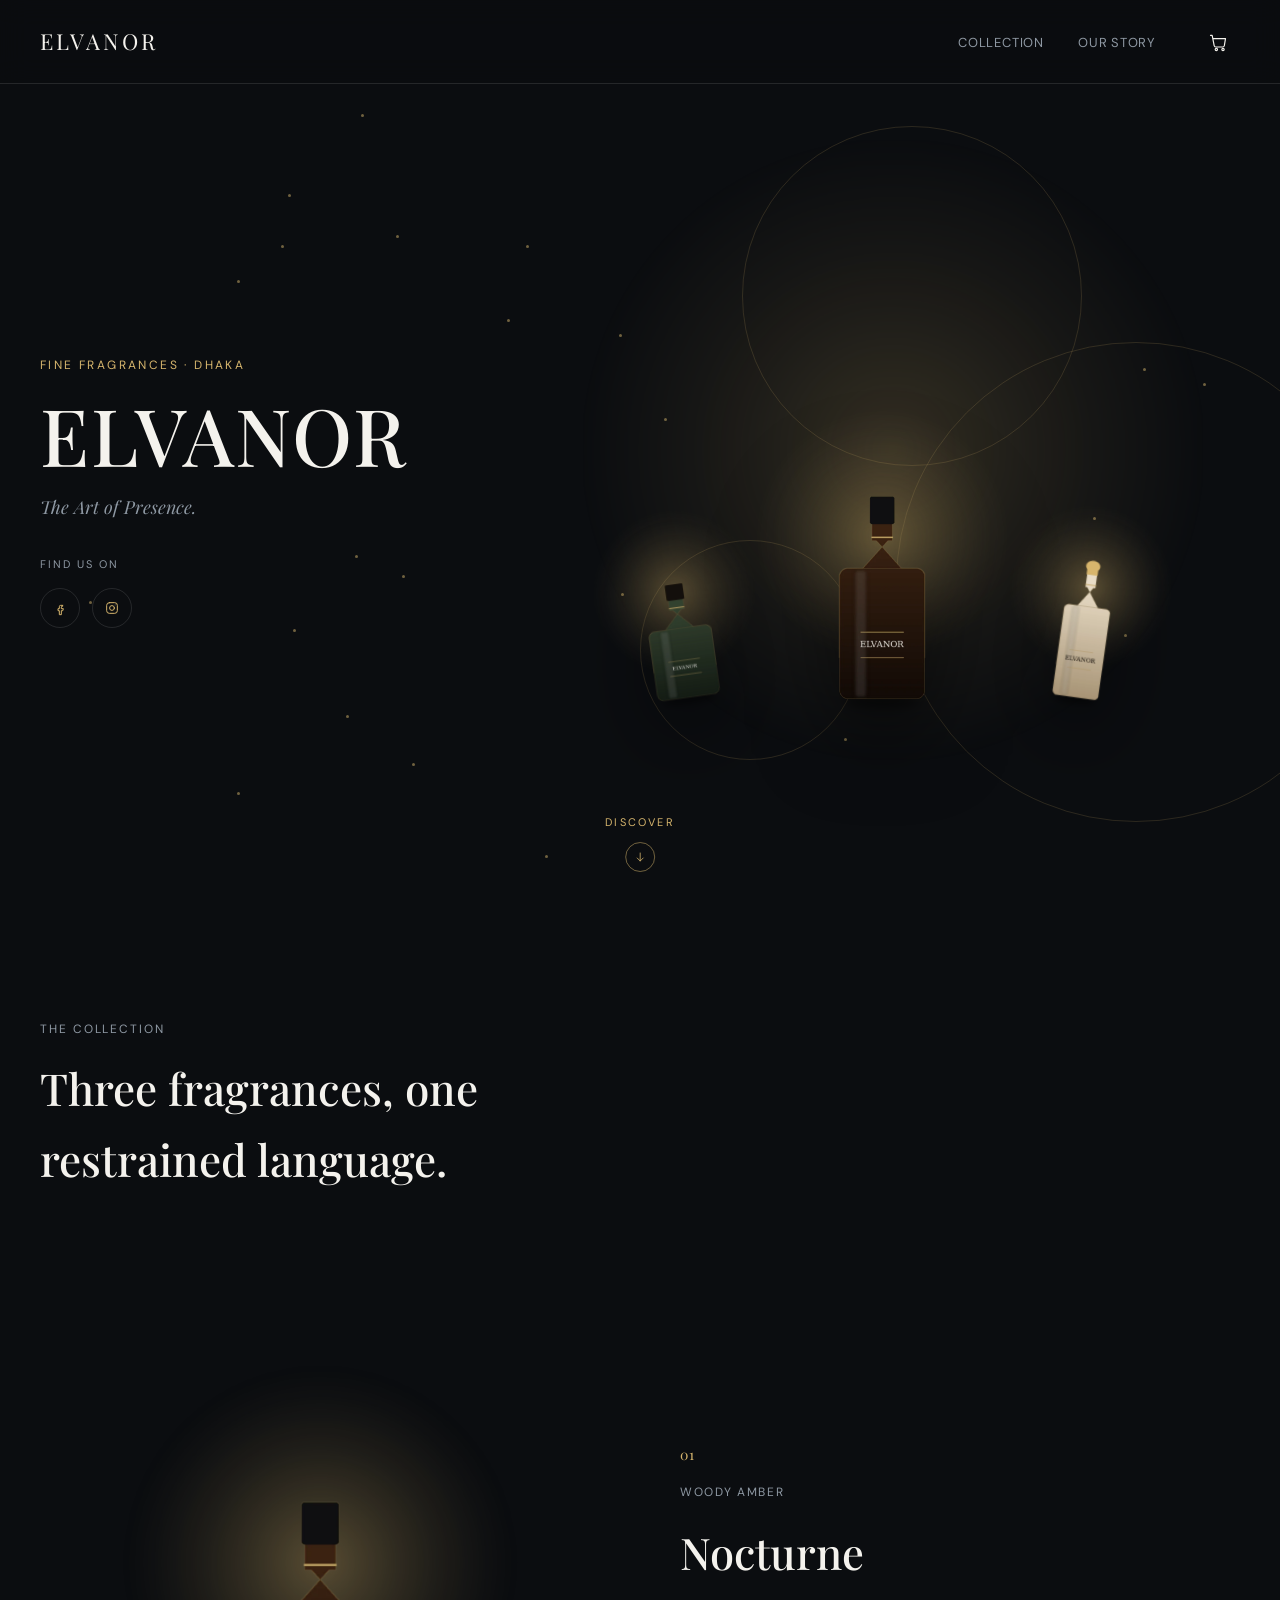
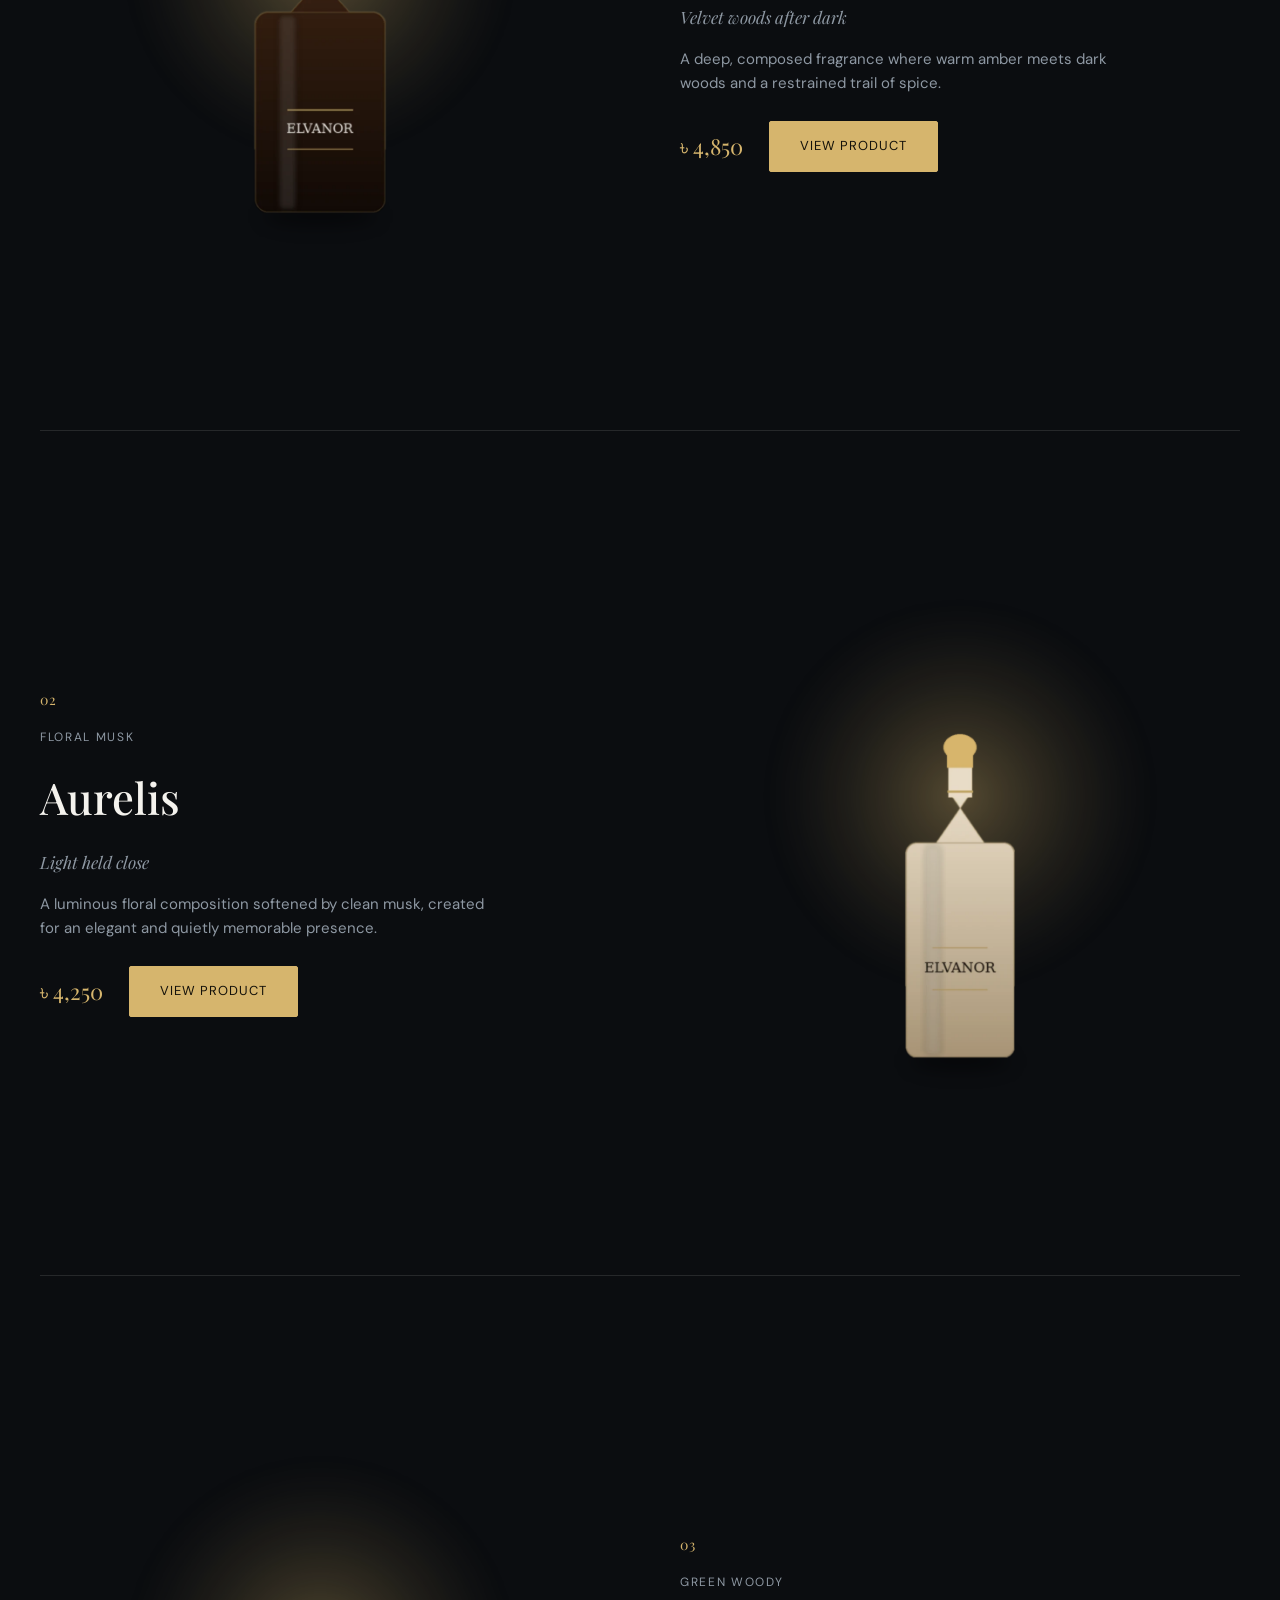
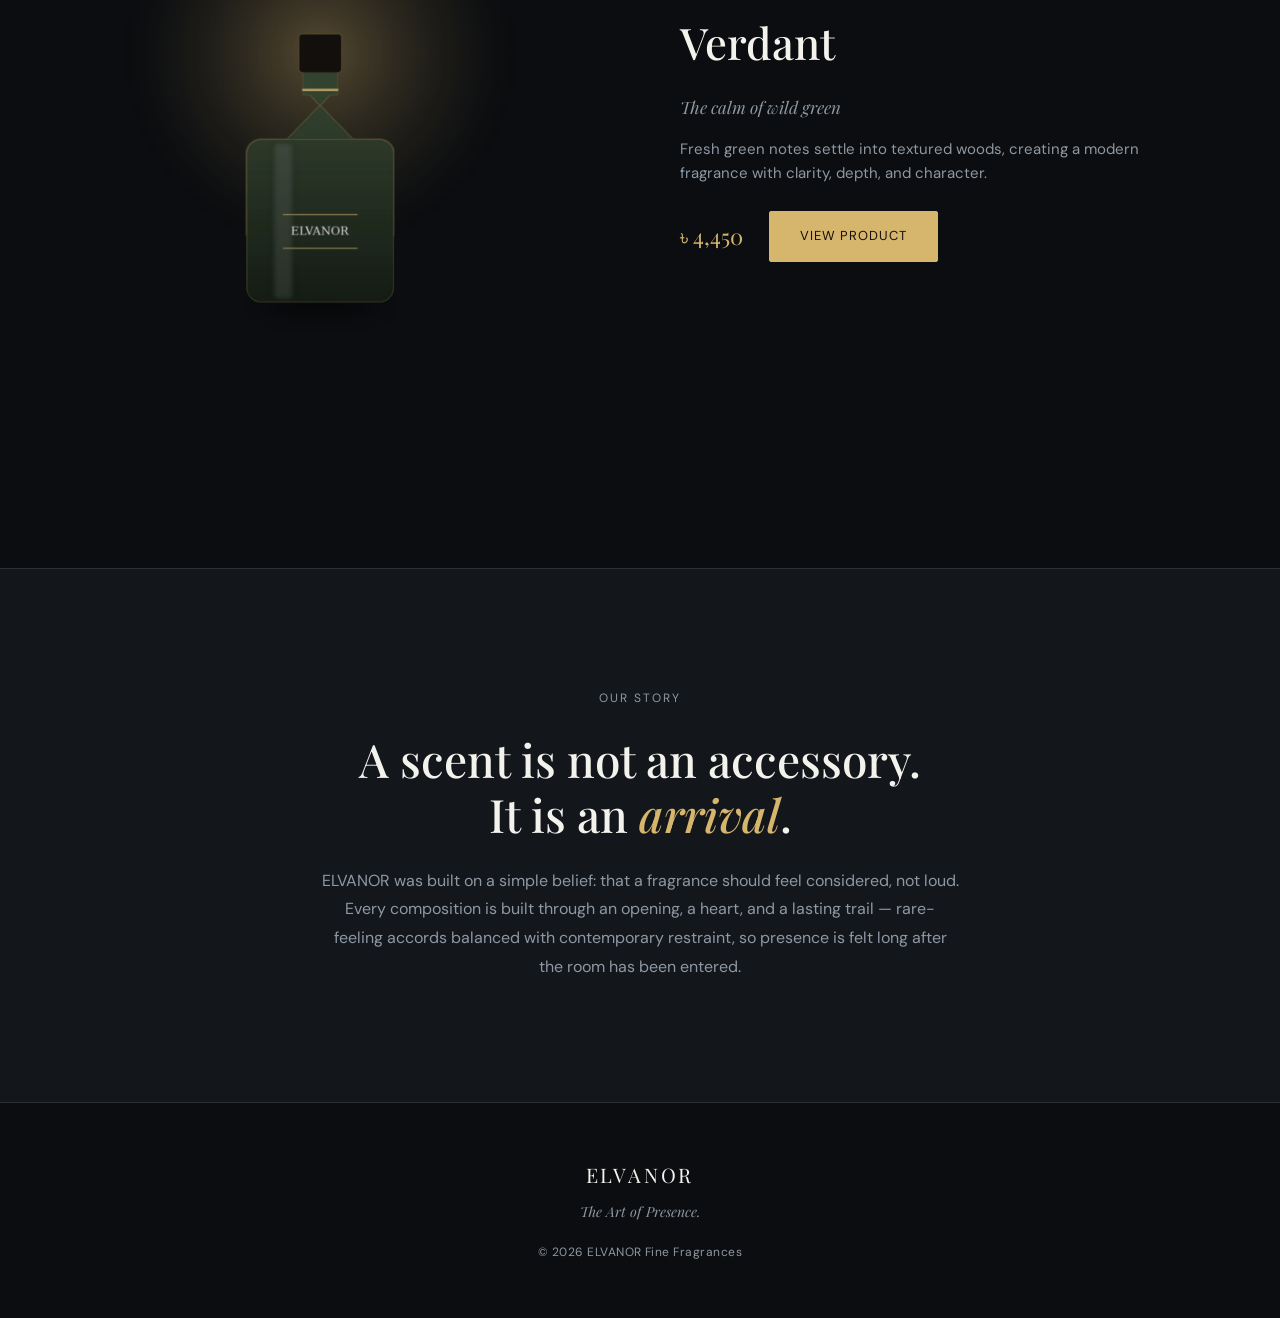
<file: index.html>
<!DOCTYPE html>
<html lang="en">
<head>
<meta charset="UTF-8" />
<meta name="viewport" content="width=device-width, initial-scale=1.0, viewport-fit=cover" />
<title>ELVANOR — Fine Fragrances | The Art of Presence</title>
<meta name="description" content="ELVANOR is a fine-fragrance house from Dhaka. Discover Nocturne, Aurelis and Verdant — three fragrances built on restraint, depth and presence." />
<link rel="icon" type="image/svg+xml" href="favicon.svg" />
<link rel="preconnect" href="https://fonts.googleapis.com" />
<link rel="preconnect" href="https://fonts.gstatic.com" crossorigin />
<link href="https://fonts.googleapis.com/css2?family=Playfair+Display:ital,wght@0,400;0,500;0,600;1,500&family=DM+Sans:wght@400;500;700&display=swap" rel="stylesheet" />
<link rel="stylesheet" href="css/style.css" />
</head>
<body>

<header class="site-header">
  <div class="container">
    <a class="wordmark" href="index.html">ELVANOR</a>
    <nav class="main-nav" aria-label="Primary">
      <ul class="main-nav__links">
        <li><a href="index.html#collection">Collection</a></li>
        <li><a href="index.html#story">Our Story</a></li>
      </ul>
      <a class="cart-link" href="cart.html" aria-label="View cart">
        <svg viewBox="0 0 24 24" fill="none" stroke-width="1.4" stroke-linecap="round" stroke-linejoin="round"><path d="M3 4h2l2.4 12.4A2 2 0 0 0 9.4 18h8.2a2 2 0 0 0 2-1.6L21 8H6"/><circle cx="10" cy="21" r="1.4"/><circle cx="18" cy="21" r="1.4"/></svg>
        <span class="cart-badge" data-cart-badge>0</span>
      </a>
    </nav>
  </div>
</header>

<main>

  <section class="hero">
    <div class="hero__bg" aria-hidden="true">
      <div class="hero__particles" data-particles></div>
      <div class="hero__scent-lines" data-scent-lines></div>
      <div class="hero__glow"></div>
    </div>

    <div class="container hero__inner">
      <div class="hero__brand">
        <span class="hero__kicker">Fine Fragrances · Dhaka</span>
        <h1 class="hero__logo">ELVANOR</h1>
        <p class="hero__motto">The Art of Presence.</p>

        <div class="hero__social">
          <span class="hero__social-label">Find us on</span>
          <div class="hero__social-icons">
            <a class="social-icon" data-social="facebook" href="https://www.facebook.com/" target="_blank" rel="noopener" aria-label="ELVANOR on Facebook">
              <svg viewBox="0 0 24 24" fill="none" stroke-width="1.5" stroke-linecap="round" stroke-linejoin="round"><path d="M15 8h-2a2 2 0 0 0-2 2v3H9v3h2v6h3v-6h2.2l.8-3H14v-2.4c0-.6.2-1.1 1.1-1.1H16V8z"/></svg>
            </a>
            <a class="social-icon" data-social="instagram" href="https://www.instagram.com/" target="_blank" rel="noopener" aria-label="ELVANOR on Instagram">
              <svg viewBox="0 0 24 24" fill="none" stroke-width="1.5" stroke-linecap="round" stroke-linejoin="round"><rect x="4" y="4" width="16" height="16" rx="4"/><circle cx="12" cy="12" r="3.6"/><circle cx="16.6" cy="7.4" r="0.6" fill="currentColor" stroke="none"/></svg>
            </a>
          </div>
        </div>
      </div>

      <div class="hero__art">
        <div class="hero__bottles" data-hero-bottles aria-hidden="true"></div>
      </div>
    </div>

    <a class="hero__scroll" href="#collection" aria-label="Scroll to collection">
      <span>Discover</span>
      <span class="hero__scroll-circle">
        <svg viewBox="0 0 24 24" fill="none" stroke-width="1.6" stroke-linecap="round" stroke-linejoin="round"><path d="M12 4v16M6 14l6 6 6-6"/></svg>
      </span>
    </a>
  </section>

  <section id="collection" class="section">
    <div class="container">
      <div class="section__head">
        <span class="eyebrow">The Collection</span>
        <h2>Three fragrances, one restrained language.</h2>
      </div>
      <div data-product-collection></div>
    </div>
  </section>

  <section id="story" class="section story">
    <div class="container story__inner">
      <span class="eyebrow">Our Story</span>
      <h2 class="story__heading">A scent is not an accessory.<br />It is an <em>arrival</em>.</h2>
      <p class="story__body">ELVANOR was built on a simple belief: that a fragrance should feel considered, not loud. Every composition is built through an opening, a heart, and a lasting trail — rare-feeling accords balanced with contemporary restraint, so presence is felt long after the room has been entered.</p>
    </div>
  </section>

</main>

<footer class="site-footer">
  <span class="wordmark">ELVANOR</span>
  <p class="site-footer__motto">The Art of Presence.</p>
  <p class="site-footer__copy">© 2026 ELVANOR Fine Fragrances</p>
</footer>

<script src="js/products.js"></script>
<script src="js/cart.js"></script>
<script src="js/main.js"></script>
</body>
</html>
</file>
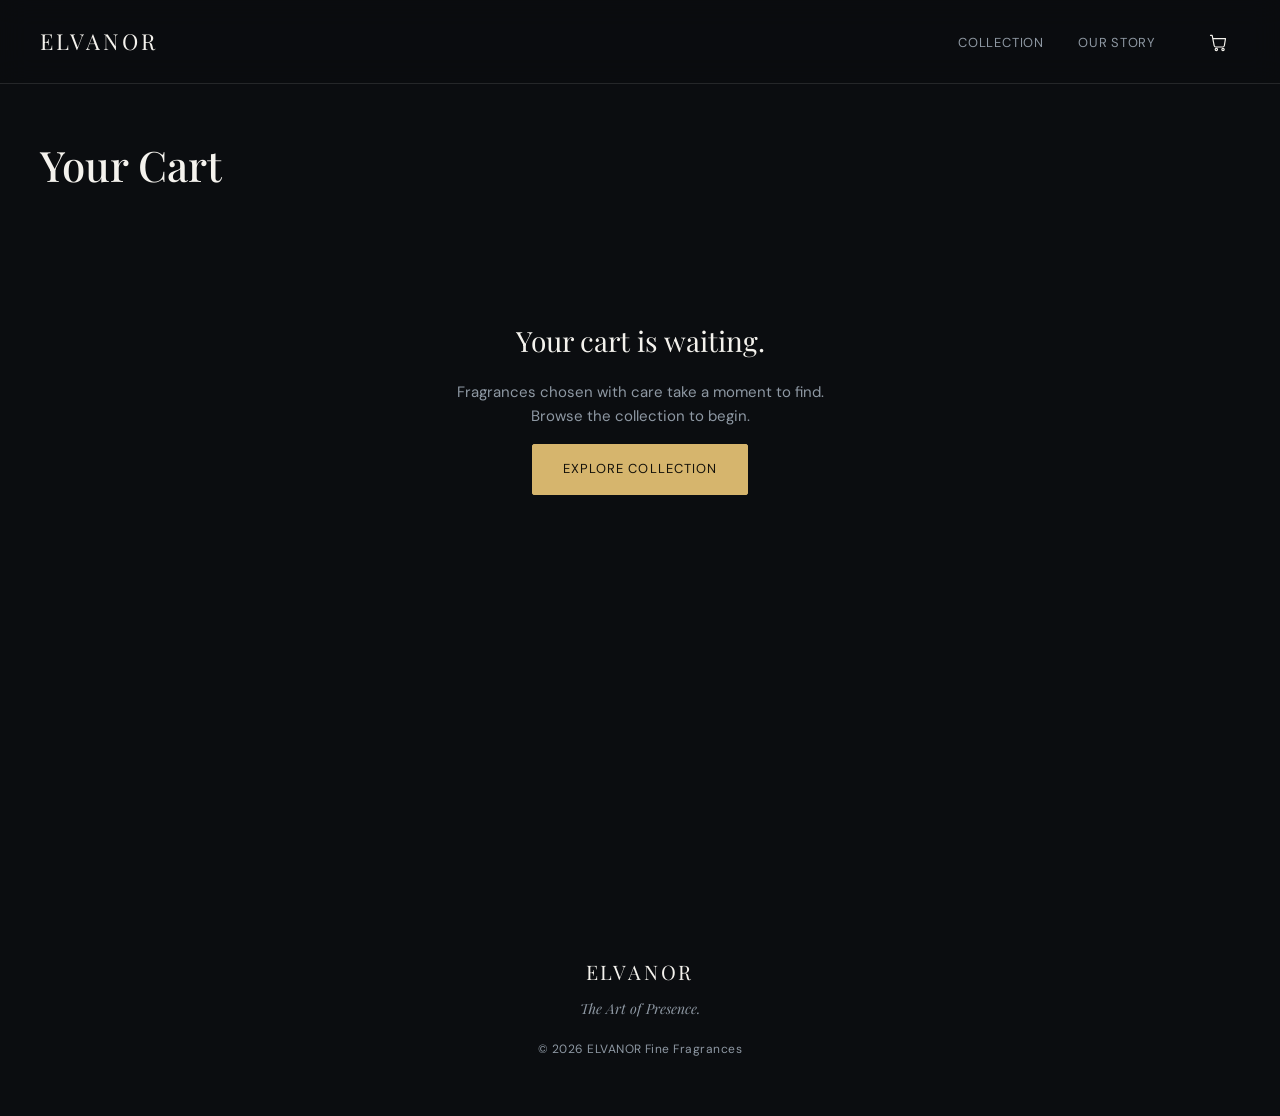
<file: cart.html>
<!DOCTYPE html>
<html lang="en">
<head>
<meta charset="UTF-8" />
<meta name="viewport" content="width=device-width, initial-scale=1.0, viewport-fit=cover" />
<title>Your Cart | ELVANOR</title>
<meta name="description" content="Review your ELVANOR fragrance selection before requesting your order." />
<link rel="icon" type="image/svg+xml" href="favicon.svg" />
<link rel="preconnect" href="https://fonts.googleapis.com" />
<link rel="preconnect" href="https://fonts.gstatic.com" crossorigin />
<link href="https://fonts.googleapis.com/css2?family=Playfair+Display:ital,wght@0,400;0,500;0,600;1,500&family=DM+Sans:wght@400;500;700&display=swap" rel="stylesheet" />
<link rel="stylesheet" href="css/style.css" />
</head>
<body>

<header class="site-header">
  <div class="container">
    <a class="wordmark" href="index.html">ELVANOR</a>
    <nav class="main-nav" aria-label="Primary">
      <ul class="main-nav__links">
        <li><a href="index.html#collection">Collection</a></li>
        <li><a href="index.html#story">Our Story</a></li>
      </ul>
      <a class="cart-link" href="cart.html" aria-label="View cart">
        <svg viewBox="0 0 24 24" fill="none" stroke-width="1.4" stroke-linecap="round" stroke-linejoin="round"><path d="M3 4h2l2.4 12.4A2 2 0 0 0 9.4 18h8.2a2 2 0 0 0 2-1.6L21 8H6"/><circle cx="10" cy="21" r="1.4"/><circle cx="18" cy="21" r="1.4"/></svg>
        <span class="cart-badge" data-cart-badge>0</span>
      </a>
    </nav>
  </div>
</header>

<main class="cart-page" data-cart-page>
  <div class="container">
    <h1 class="cart-page__title">Your Cart</h1>

    <div class="cart-empty" data-cart-empty style="display:none;">
      <p class="cart-empty__title">Your cart is waiting.</p>
      <p class="cart-empty__sub">Fragrances chosen with care take a moment to find. Browse the collection to begin.</p>
      <a class="btn btn-gold" href="index.html#collection">Explore Collection</a>
    </div>

    <div class="cart-grid" data-cart-filled style="display:none;">
      <div class="cart-items" data-cart-items></div>

      <aside class="order-summary">
        <h2 class="order-summary__title">Order Summary</h2>
        <div class="order-summary__row">
          <span>Subtotal</span>
          <span data-summary-subtotal>৳ 0</span>
        </div>
        <div class="order-summary__row">
          <span>Delivery</span>
          <span>Complimentary</span>
        </div>
        <div class="order-summary__row order-summary__row--total">
          <span>Total</span>
          <span data-summary-total>৳ 0</span>
        </div>
        <button type="button" class="btn btn-gold btn-block order-summary__btn" data-place-order>Place Order</button>
        <p class="order-summary__note">This is a front-end demonstration. Final contact and payment details will be confirmed with you before dispatch.</p>
      </aside>
    </div>
  </div>
</main>

<footer class="site-footer">
  <span class="wordmark">ELVANOR</span>
  <p class="site-footer__motto">The Art of Presence.</p>
  <p class="site-footer__copy">© 2026 ELVANOR Fine Fragrances</p>
</footer>

<div class="modal-overlay" data-order-modal role="dialog" aria-modal="true" aria-labelledby="order-modal-title">
  <div class="modal">
    <div class="modal__mark" aria-hidden="true">
      <svg viewBox="0 0 24 24" fill="none" stroke-width="1.8" stroke-linecap="round" stroke-linejoin="round"><path d="M5 13l4 4L19 7"/></svg>
    </div>
    <p class="modal__eyebrow">Order Request Received</p>
    <h2 class="modal__title" id="order-modal-title">Thank you.</h2>
    <p class="modal__body">Your selected fragrances have been reserved on this device. This is a front-end demonstration — a real payment and fulfilment system can be connected to this flow later.</p>
    <div class="modal__actions">
      <button type="button" class="btn btn-gold btn-block" data-order-modal-continue>Continue</button>
    </div>
  </div>
</div>

<script src="js/products.js"></script>
<script src="js/cart.js"></script>
</body>
</html>
</file>
<file: css/style.css>
/* =========================================================================
   ELVANOR — Stylesheet
   ========================================================================= */

:root {
  --background: #0B0D10;
  --surface: #13171C;
  --surface-raised: #171C22;
  --text-primary: #F4F2ED;
  --text-secondary: #8E98A3;
  --gold: #D6B56D;
  --gold-light: #E8D19E;
  --border: rgba(255, 255, 255, 0.11);
  --overlay: rgba(5, 6, 8, 0.86);

  --font-display: "Playfair Display", "Iowan Old Style", Georgia, serif;
  --font-body: "DM Sans", "Segoe UI", Helvetica, Arial, sans-serif;

  --header-h: 84px;
  --container-w: 1280px;
  --ease: cubic-bezier(0.22, 1, 0.36, 1);
}

* { box-sizing: border-box; }

html {
  background: var(--background);
  scroll-behavior: smooth;
}

body {
  margin: 0;
  background: var(--background);
  color: var(--text-primary);
  font-family: var(--font-body);
  font-size: 16px;
  line-height: 1.6;
  -webkit-font-smoothing: antialiased;
  overflow-x: hidden;
}

body.no-scroll { overflow: hidden; }

img { max-width: 100%; display: block; }

a {
  color: inherit;
  text-decoration: none;
}

button {
  font-family: inherit;
  cursor: pointer;
  background: none;
  border: none;
  color: inherit;
}

h1, h2, h3, h4 {
  font-family: var(--font-display);
  font-weight: 500;
  margin: 0;
}

p { margin: 0; }

ul { list-style: none; margin: 0; padding: 0; }

.container {
  width: 100%;
  max-width: var(--container-w);
  margin: 0 auto;
  padding: 0 40px;
}

:focus-visible {
  outline: 1px solid var(--gold);
  outline-offset: 3px;
}

.visually-hidden {
  position: absolute;
  width: 1px; height: 1px;
  padding: 0; margin: -1px;
  overflow: hidden;
  clip: rect(0,0,0,0);
  white-space: nowrap;
  border: 0;
}

.eyebrow {
  font-family: var(--font-body);
  font-size: 12px;
  letter-spacing: 0.16em;
  text-transform: uppercase;
  color: var(--text-secondary);
}

.gold { color: var(--gold); }

/* -------------------------------------------------------------------------
   Buttons
   ------------------------------------------------------------------------- */

.btn {
  display: inline-flex;
  align-items: center;
  justify-content: center;
  gap: 10px;
  padding: 14px 30px;
  font-family: var(--font-body);
  font-size: 13px;
  letter-spacing: 0.08em;
  text-transform: uppercase;
  border-radius: 2px;
  transition: transform 0.35s var(--ease), background 0.3s var(--ease), color 0.3s var(--ease), border-color 0.3s var(--ease);
  min-height: 44px;
  white-space: nowrap;
}

.btn-gold {
  background: var(--gold);
  color: #14110A;
  border: 1px solid var(--gold);
}

.btn-gold:hover { background: var(--gold-light); transform: translateY(-1px); }

.btn-outline {
  background: transparent;
  color: var(--text-primary);
  border: 1px solid var(--border);
}

.btn-outline:hover {
  border-color: var(--gold);
  color: var(--gold);
}

.btn-ghost {
  background: transparent;
  color: var(--text-secondary);
  border: 1px solid transparent;
  padding: 14px 20px;
}

.btn-ghost:hover { color: var(--text-primary); }

.btn-block { width: 100%; }

/* -------------------------------------------------------------------------
   Header
   ------------------------------------------------------------------------- */

.site-header {
  position: fixed;
  top: 0; left: 0; right: 0;
  z-index: 100;
  height: var(--header-h);
  display: flex;
  align-items: center;
  background: rgba(11, 13, 16, 0.55);
  backdrop-filter: blur(14px);
  -webkit-backdrop-filter: blur(14px);
  border-bottom: 1px solid var(--border);
}

.site-header .container {
  display: flex;
  align-items: center;
  justify-content: space-between;
}

.wordmark {
  font-family: var(--font-display);
  font-size: 22px;
  letter-spacing: 0.14em;
  color: var(--text-primary);
}

.main-nav {
  display: flex;
  align-items: center;
  gap: 40px;
}

.main-nav__links {
  display: flex;
  gap: 34px;
}

.main-nav__links a {
  font-size: 13px;
  letter-spacing: 0.06em;
  text-transform: uppercase;
  color: var(--text-secondary);
  transition: color 0.25s var(--ease);
  padding: 6px 0;
}

.main-nav__links a:hover,
.main-nav__links a.is-active { color: var(--text-primary); }

.cart-link {
  position: relative;
  display: flex;
  align-items: center;
  justify-content: center;
  width: 44px;
  height: 44px;
}

.cart-link svg { width: 20px; height: 20px; stroke: var(--text-primary); }

.cart-badge {
  position: absolute;
  top: 6px;
  right: 4px;
  min-width: 16px;
  height: 16px;
  padding: 0 4px;
  border-radius: 999px;
  background: var(--gold);
  color: #14110A;
  font-size: 10px;
  font-weight: 700;
  display: none;
  align-items: center;
  justify-content: center;
  line-height: 1;
}

.cart-badge.is-visible { display: flex; }

@keyframes badgeBump {
  0% { transform: scale(1); }
  40% { transform: scale(1.35); }
  100% { transform: scale(1); }
}

.cart-badge.badge-bump { animation: badgeBump 0.4s var(--ease); }

/* -------------------------------------------------------------------------
   Hero
   ------------------------------------------------------------------------- */

.hero {
  position: relative;
  height: 100svh;
  min-height: 100svh;
  overflow: hidden;
  display: flex;
  align-items: center;
  background: var(--background);
}

.hero__bg {
  position: absolute;
  inset: 0;
  z-index: 0;
  pointer-events: none;
}

.hero__particles {
  position: absolute;
  inset: 0;
}

.particle {
  position: absolute;
  width: 3px;
  height: 3px;
  border-radius: 50%;
  background: var(--gold);
  opacity: 0.5;
  animation: floatParticle linear infinite;
}

@keyframes floatParticle {
  0% { transform: translate3d(0, 0, 0); opacity: 0; }
  10% { opacity: 0.6; }
  90% { opacity: 0.4; }
  100% { transform: translate3d(var(--drift-x, 20px), -140px, 0); opacity: 0; }
}

.scent-line {
  position: absolute;
  border: 1px solid rgba(214, 181, 109, 0.16);
  border-radius: 50%;
  animation: rotateLine linear infinite;
}

@keyframes rotateLine {
  from { transform: rotate(0deg); }
  to { transform: rotate(360deg); }
}

.hero__glow {
  position: absolute;
  right: 6%;
  top: 50%;
  width: 620px;
  height: 620px;
  transform: translateY(-50%);
  background: radial-gradient(circle, rgba(214,181,109,0.20) 0%, rgba(214,181,109,0.06) 45%, transparent 72%);
  filter: blur(2px);
}

.hero__inner {
  position: relative;
  z-index: 2;
  width: 100%;
  height: 100%;
  display: grid;
  grid-template-columns: minmax(280px, 460px) 1fr;
  align-items: center;
  gap: 24px;
}

.hero__brand {
  display: flex;
  flex-direction: column;
  gap: 20px;
  padding-top: var(--header-h);
}

.hero__kicker {
  font-size: 12px;
  letter-spacing: 0.2em;
  text-transform: uppercase;
  color: var(--gold);
}

.hero__logo {
  font-family: var(--font-display);
  font-size: clamp(48px, 6.2vw, 84px);
  line-height: 0.98;
  letter-spacing: 0.03em;
  color: var(--text-primary);
}

.hero__motto {
  font-family: var(--font-display);
  font-style: italic;
  font-size: 18px;
  color: var(--text-secondary);
}

.hero__social {
  margin-top: 14px;
  display: flex;
  flex-direction: column;
  gap: 14px;
}

.hero__social-label {
  font-size: 11px;
  letter-spacing: 0.18em;
  text-transform: uppercase;
  color: var(--text-secondary);
}

.hero__social-icons {
  display: flex;
  gap: 12px;
}

.social-icon {
  width: 40px;
  height: 40px;
  border-radius: 50%;
  border: 1px solid var(--border);
  display: flex;
  align-items: center;
  justify-content: center;
  transition: border-color 0.3s var(--ease), transform 0.3s var(--ease);
}

.social-icon svg { width: 16px; height: 16px; stroke: var(--gold); }

.social-icon:hover { border-color: var(--gold); transform: translateY(-2px); }

.hero__art {
  position: relative;
  height: 100%;
  display: flex;
  align-items: center;
  justify-content: center;
}

.hero__bottles {
  position: relative;
  width: 100%;
  max-width: 620px;
  height: 78%;
  max-height: 640px;
  display: flex;
  align-items: flex-end;
  justify-content: center;
}

.hero__bottle {
  position: absolute;
  bottom: 6%;
  animation: bottleFloat 6s ease-in-out infinite;
}

.hero__bottle img {
  height: 100%;
  width: auto;
  object-fit: contain;
  filter: drop-shadow(0 30px 40px rgba(0,0,0,0.55));
}

.hero__bottle--left {
  left: 2%;
  width: 30%;
  transform: rotate(-8deg);
  z-index: 1;
  animation-delay: -1.4s;
}

.hero__bottle--right {
  right: 2%;
  width: 30%;
  transform: rotate(8deg);
  z-index: 1;
  animation-delay: -3.2s;
}

.hero__bottle--center {
  z-index: 2;
  width: 46%;
  bottom: 3%;
}

@keyframes bottleFloat {
  0%, 100% { transform: translateY(0); }
  50% { transform: translateY(-14px); }
}

.hero__bottle--left { animation-name: bottleFloatLeft; }
.hero__bottle--right { animation-name: bottleFloatRight; }

@keyframes bottleFloatLeft {
  0%, 100% { transform: rotate(-8deg) translateY(0); }
  50% { transform: rotate(-8deg) translateY(-10px); }
}
@keyframes bottleFloatRight {
  0%, 100% { transform: rotate(8deg) translateY(0); }
  50% { transform: rotate(8deg) translateY(-10px); }
}

.hero__scroll {
  position: absolute;
  bottom: 28px;
  left: 50%;
  transform: translateX(-50%);
  z-index: 3;
  display: flex;
  flex-direction: column;
  align-items: center;
  gap: 10px;
  color: var(--gold);
  font-size: 11px;
  letter-spacing: 0.2em;
  text-transform: uppercase;
}

.hero__scroll-circle {
  width: 30px;
  height: 30px;
  border-radius: 50%;
  border: 1px solid rgba(214,181,109,0.5);
  display: flex;
  align-items: center;
  justify-content: center;
  animation: scrollBob 2.2s ease-in-out infinite;
}

.hero__scroll-circle svg { width: 12px; height: 12px; stroke: var(--gold); }

@keyframes scrollBob {
  0%, 100% { transform: translateY(0); }
  50% { transform: translateY(6px); }
}

/* -------------------------------------------------------------------------
   Sections shared
   ------------------------------------------------------------------------- */

.section {
  padding: 120px 0;
}

.section__head {
  max-width: 640px;
  margin: 0 0 64px;
  display: flex;
  flex-direction: column;
  gap: 14px;
}

.section__head h2 {
  font-size: clamp(30px, 3.6vw, 44px);
  color: var(--text-primary);
}

/* -------------------------------------------------------------------------
   Product Collection
   ------------------------------------------------------------------------- */

#collection { scroll-margin-top: var(--header-h); }

.product-row {
  display: grid;
  grid-template-columns: 1fr 1fr;
  align-items: center;
  gap: 80px;
  padding: 72px 0;
  border-bottom: 1px solid var(--border);
}

.product-row:first-of-type { padding-top: 0; }
.product-row:last-of-type { border-bottom: none; padding-bottom: 0; }

.product-row--reverse .product-row__media { order: 2; }
.product-row--reverse .product-row__info { order: 1; }

.product-row__media {
  position: relative;
  aspect-ratio: 4 / 5;
  display: flex;
  align-items: center;
  justify-content: center;
  overflow: hidden;
}

.product-row__media img {
  width: 78%;
  height: 92%;
  object-fit: contain;
  transition: transform 0.6s var(--ease);
}

.product-row__media:hover img { transform: scale(1.045); }

.product-row__info {
  display: flex;
  flex-direction: column;
  align-items: flex-start;
  gap: 16px;
}

.product-row__number {
  font-family: var(--font-display);
  font-size: 14px;
  color: var(--gold);
  letter-spacing: 0.08em;
}

.product-row__family {
  font-size: 12px;
  letter-spacing: 0.14em;
  text-transform: uppercase;
  color: var(--text-secondary);
}

.product-row__name {
  font-size: clamp(32px, 3.4vw, 46px);
  color: var(--text-primary);
}

.product-row__subtitle {
  font-family: var(--font-display);
  font-style: italic;
  color: var(--text-secondary);
  font-size: 17px;
}

.product-row__desc {
  color: var(--text-secondary);
  font-size: 15px;
  max-width: 46ch;
}

.product-row__footer {
  margin-top: 10px;
  display: flex;
  align-items: center;
  gap: 26px;
}

.product-row__price {
  font-family: var(--font-display);
  font-size: 22px;
  color: var(--gold);
}

/* -------------------------------------------------------------------------
   Our Story
   ------------------------------------------------------------------------- */

.story {
  background: var(--surface);
  border-top: 1px solid var(--border);
  border-bottom: 1px solid var(--border);
}

.story__inner {
  max-width: 760px;
  margin: 0 auto;
  text-align: center;
  display: flex;
  flex-direction: column;
  align-items: center;
  gap: 24px;
}

.story__heading {
  font-size: clamp(28px, 4vw, 46px);
  line-height: 1.2;
  color: var(--text-primary);
}

.story__heading em {
  font-style: italic;
  color: var(--gold);
}

.story__body {
  color: var(--text-secondary);
  font-size: 16px;
  max-width: 58ch;
  line-height: 1.8;
}

/* -------------------------------------------------------------------------
   Footer
   ------------------------------------------------------------------------- */

.site-footer {
  padding: 56px 0;
  text-align: center;
  display: flex;
  flex-direction: column;
  align-items: center;
  gap: 10px;
}

.site-footer .wordmark { font-size: 20px; }

.site-footer__motto {
  font-family: var(--font-display);
  font-style: italic;
  color: var(--text-secondary);
  font-size: 14px;
}

.site-footer__copy {
  color: var(--text-secondary);
  font-size: 12px;
  letter-spacing: 0.04em;
  margin-top: 10px;
}

/* -------------------------------------------------------------------------
   Product Page
   ------------------------------------------------------------------------- */

.product-page {
  min-height: 100svh;
  padding-top: var(--header-h);
  display: flex;
  align-items: center;
}

.product-page__inner {
  width: 100%;
  padding: 40px 0 56px;
}

.product-page__grid {
  display: grid;
  grid-template-columns: 1.05fr 1fr;
  gap: 64px;
  align-items: center;
}

/* Gallery */

.gallery {
  position: relative;
}

.gallery__frame {
  position: relative;
  aspect-ratio: 4 / 5;
  max-height: 62svh;
  background: var(--surface);
  border: 1px solid var(--border);
  overflow: hidden;
}

.gallery__slide {
  position: absolute;
  inset: 0;
  display: flex;
  align-items: center;
  justify-content: center;
  opacity: 0;
  transform: scale(1.02);
  transition: opacity 0.55s var(--ease), transform 0.55s var(--ease);
  pointer-events: none;
}

.gallery__slide.is-active {
  opacity: 1;
  transform: scale(1);
  pointer-events: auto;
}

.gallery__slide img {
  width: 62%;
  height: 88%;
  object-fit: contain;
}

.gallery__arrow {
  position: absolute;
  top: 50%;
  transform: translateY(-50%);
  width: 44px;
  height: 44px;
  border-radius: 50%;
  background: rgba(11,13,16,0.55);
  border: 1px solid var(--border);
  display: flex;
  align-items: center;
  justify-content: center;
  z-index: 3;
  transition: border-color 0.3s var(--ease), background 0.3s var(--ease);
}

.gallery__arrow:hover { border-color: var(--gold); background: rgba(11,13,16,0.8); }
.gallery__arrow svg { width: 16px; height: 16px; stroke: var(--gold); }
.gallery__arrow--prev { left: 16px; }
.gallery__arrow--next { right: 16px; }

.gallery__dots {
  position: absolute;
  bottom: 16px;
  left: 50%;
  transform: translateX(-50%);
  display: flex;
  gap: 8px;
  z-index: 3;
}

.gallery__dot {
  width: 7px;
  height: 7px;
  border-radius: 50%;
  background: rgba(255,255,255,0.28);
  transition: background 0.3s var(--ease), transform 0.3s var(--ease);
}

.gallery__dot.is-active { background: var(--gold); transform: scale(1.2); }

/* Info panel */

.product-info {
  display: flex;
  flex-direction: column;
  align-items: flex-start;
  gap: 12px;
}

.product-info__family {
  font-size: 12px;
  letter-spacing: 0.16em;
  text-transform: uppercase;
  color: var(--gold);
}

.product-info__name {
  font-size: clamp(34px, 3.6vw, 50px);
  color: var(--text-primary);
}

.product-info__subtitle {
  font-family: var(--font-display);
  font-style: italic;
  color: var(--text-secondary);
  font-size: 17px;
}

.product-info__price-row {
  display: flex;
  align-items: baseline;
  gap: 14px;
  margin-top: 6px;
}

.product-info__price {
  font-family: var(--font-display);
  font-size: 26px;
  color: var(--gold);
}

.product-info__size {
  color: var(--text-secondary);
  font-size: 13px;
  letter-spacing: 0.04em;
}

.product-info__desc {
  color: var(--text-secondary);
  font-size: 15px;
  max-width: 52ch;
  margin-top: 4px;
}

.product-info__notes {
  width: 100%;
  margin-top: 10px;
  display: grid;
  grid-template-columns: repeat(3, 1fr);
  gap: 14px;
  padding: 18px 0;
  border-top: 1px solid var(--border);
  border-bottom: 1px solid var(--border);
}

.product-info__note-label {
  font-size: 10px;
  letter-spacing: 0.14em;
  text-transform: uppercase;
  color: var(--text-secondary);
  margin-bottom: 6px;
}

.product-info__note-value {
  font-size: 13px;
  color: var(--text-primary);
}

.product-info__actions {
  margin-top: 14px;
  display: flex;
  gap: 14px;
  width: 100%;
}

.product-info__actions .btn { flex: 1; }

.product-info__delivery {
  margin-top: 8px;
  color: var(--text-secondary);
  font-size: 12.5px;
}

/* -------------------------------------------------------------------------
   Modal
   ------------------------------------------------------------------------- */

.modal-overlay {
  position: fixed;
  inset: 0;
  z-index: 200;
  background: var(--overlay);
  backdrop-filter: blur(6px);
  -webkit-backdrop-filter: blur(6px);
  display: flex;
  align-items: center;
  justify-content: center;
  padding: 24px;
  opacity: 0;
  pointer-events: none;
  transition: opacity 0.3s var(--ease);
}

.modal-overlay.is-open { opacity: 1; pointer-events: auto; }

.modal {
  width: 100%;
  max-width: 420px;
  background: var(--surface-raised);
  border: 1px solid var(--gold);
  padding: 40px 32px 32px;
  text-align: center;
  position: relative;
  transform: translateY(16px) scale(0.98);
  transition: transform 0.35s var(--ease);
}

.modal-overlay.is-open .modal { transform: translateY(0) scale(1); }

.modal__close {
  position: absolute;
  top: 14px;
  right: 14px;
  width: 34px;
  height: 34px;
  display: flex;
  align-items: center;
  justify-content: center;
  color: var(--text-secondary);
  border-radius: 50%;
}

.modal__close:hover { color: var(--text-primary); }
.modal__close svg { width: 16px; height: 16px; stroke: currentColor; }

.modal__mark {
  width: 44px;
  height: 44px;
  border-radius: 50%;
  border: 1px solid var(--gold);
  display: flex;
  align-items: center;
  justify-content: center;
  margin: 0 auto 18px;
}

.modal__mark svg { width: 18px; height: 18px; stroke: var(--gold); }

.modal__image {
  width: 96px;
  height: 120px;
  object-fit: contain;
  margin: 0 auto 16px;
}

.modal__eyebrow {
  font-size: 11px;
  letter-spacing: 0.18em;
  text-transform: uppercase;
  color: var(--gold);
  margin-bottom: 8px;
}

.modal__title {
  font-family: var(--font-display);
  font-size: 22px;
  margin-bottom: 22px;
}

.modal__body {
  color: var(--text-secondary);
  font-size: 14px;
  line-height: 1.7;
  margin-bottom: 24px;
}

.modal__actions {
  display: flex;
  flex-direction: column;
  gap: 10px;
}

/* -------------------------------------------------------------------------
   Cart Page
   ------------------------------------------------------------------------- */

.cart-page {
  padding-top: calc(var(--header-h) + 48px);
  padding-bottom: 72px;
  min-height: 100svh;
}

.cart-page__title {
  font-size: clamp(30px, 3.6vw, 42px);
  margin-bottom: 40px;
}

.cart-grid {
  display: grid;
  grid-template-columns: 1.6fr 1fr;
  gap: 56px;
  align-items: start;
}

.cart-items {
  display: flex;
  flex-direction: column;
}

.cart-item {
  display: grid;
  grid-template-columns: 96px 1fr auto;
  gap: 20px;
  align-items: center;
  padding: 24px 0;
  border-bottom: 1px solid var(--border);
}

.cart-item__media {
  width: 96px;
  height: 112px;
  background: var(--surface);
  border: 1px solid var(--border);
  display: flex;
  align-items: center;
  justify-content: center;
}

.cart-item__media img { width: 70%; height: 82%; object-fit: contain; }

.cart-item__info { display: flex; flex-direction: column; gap: 4px; min-width: 0; }

.cart-item__family {
  font-size: 11px;
  letter-spacing: 0.12em;
  text-transform: uppercase;
  color: var(--text-secondary);
}

.cart-item__name { font-family: var(--font-display); font-size: 19px; }
.cart-item__name a:hover { color: var(--gold); }

.cart-item__meta {
  font-size: 12.5px;
  color: var(--text-secondary);
}

.cart-item__price { color: var(--gold); font-size: 13.5px; margin-top: 4px; }

.cart-item__controls {
  display: flex;
  flex-direction: column;
  align-items: flex-end;
  gap: 12px;
}

.qty-control {
  display: flex;
  align-items: center;
  border: 1px solid var(--border);
}

.qty-control button {
  width: 32px;
  height: 32px;
  display: flex;
  align-items: center;
  justify-content: center;
  font-size: 16px;
  color: var(--text-primary);
}

.qty-control button:hover { color: var(--gold); }

.qty-control__value {
  min-width: 28px;
  text-align: center;
  font-size: 13px;
}

.cart-item__remove {
  font-size: 11px;
  letter-spacing: 0.08em;
  text-transform: uppercase;
  color: var(--text-secondary);
}

.cart-item__remove:hover { color: var(--gold); }

.order-summary {
  background: var(--surface);
  border: 1px solid var(--border);
  padding: 32px 28px;
  position: sticky;
  top: calc(var(--header-h) + 24px);
}

.order-summary__title {
  font-family: var(--font-display);
  font-size: 20px;
  margin-bottom: 22px;
}

.order-summary__row {
  display: flex;
  justify-content: space-between;
  font-size: 14px;
  color: var(--text-secondary);
  padding: 10px 0;
}

.order-summary__row--total {
  border-top: 1px solid var(--border);
  margin-top: 8px;
  padding-top: 16px;
  color: var(--text-primary);
  font-family: var(--font-display);
  font-size: 19px;
}

.order-summary__row--total span:last-child { color: var(--gold); }

.order-summary__btn { margin-top: 20px; }

.order-summary__note {
  margin-top: 14px;
  font-size: 12px;
  color: var(--text-secondary);
  line-height: 1.6;
}

.cart-empty {
  padding: 80px 0 40px;
  text-align: center;
  display: flex;
  flex-direction: column;
  align-items: center;
  gap: 16px;
}

.cart-empty__title { font-family: var(--font-display); font-size: 28px; }
.cart-empty__sub { color: var(--text-secondary); font-size: 15px; max-width: 40ch; }

/* -------------------------------------------------------------------------
   Responsive
   ------------------------------------------------------------------------- */

@media (max-width: 1024px) {
  .container { padding: 0 28px; }
  .hero__inner { grid-template-columns: minmax(220px, 380px) 1fr; }
  .product-page__grid { gap: 40px; }
  .cart-grid { grid-template-columns: 1fr; }
  .order-summary { position: static; }
}

@media (max-width: 900px) {
  .main-nav__links { gap: 22px; }
  .product-row,
  .product-row--reverse .product-row__media,
  .product-row--reverse .product-row__info {
    order: initial;
  }
  .product-row {
    grid-template-columns: 1fr;
    gap: 28px;
    padding: 48px 0;
  }
  .product-row__media { max-width: 320px; margin: 0 auto; }

  .product-page {
    display: block;
    padding-top: calc(var(--header-h) + 20px);
  }
  .product-page__grid {
    grid-template-columns: 1fr;
    gap: 24px;
  }
  .gallery__frame { max-height: 46svh; }
}

@media (max-width: 720px) {
  :root { --header-h: 68px; }
  .container { padding: 0 20px; }

  .main-nav__links { display: none; }

  .hero__inner {
    grid-template-columns: 1fr;
    grid-template-rows: auto 1fr;
    padding-top: 10px;
    row-gap: 6px;
  }
  .hero__brand {
    padding-top: calc(var(--header-h) + 6px);
    gap: 12px;
    align-items: center;
    text-align: center;
  }
  .hero__logo { font-size: clamp(40px, 13vw, 58px); }
  .hero__social { align-items: center; }
  .hero__social-icons { justify-content: center; }
  .hero__art { align-items: flex-end; padding-bottom: 46px; }
  .hero__bottles { height: 96%; max-width: 420px; }
  .hero__scroll { bottom: 12px; }
  .hero__scroll span:not(.hero__scroll-circle) { display: none; }

  .section { padding: 72px 0; }
  .section__head { margin-bottom: 40px; }

  .story__inner { gap: 18px; }

  .product-page__grid { grid-template-columns: 1fr; }
  .gallery__frame { max-height: 52svh; }
  .product-info__actions { flex-direction: column; }
  .product-info__notes { grid-template-columns: 1fr; gap: 10px; }

  .cart-item {
    grid-template-columns: 72px 1fr;
    grid-template-areas:
      "media info"
      "media controls";
    row-gap: 10px;
  }
  .cart-item__media { grid-area: media; width: 72px; height: 84px; }
  .cart-item__info { grid-area: info; }
  .cart-item__controls { grid-area: controls; align-items: flex-start; flex-direction: row; justify-content: space-between; width: 100%; }
}

@media (max-width: 380px) {
  .hero__logo { font-size: 38px; }
}

/* -------------------------------------------------------------------------
   Reduced motion
   ------------------------------------------------------------------------- */

@media (prefers-reduced-motion: reduce) {
  html { scroll-behavior: auto; }
  .particle,
  .scent-line,
  .hero__bottle,
  .hero__scroll-circle,
  .cart-badge.badge-bump {
    animation: none !important;
  }
  .gallery__slide,
  .product-row__media img,
  .btn,
  .modal,
  .modal-overlay {
    transition: none !important;
  }
}
</file>
